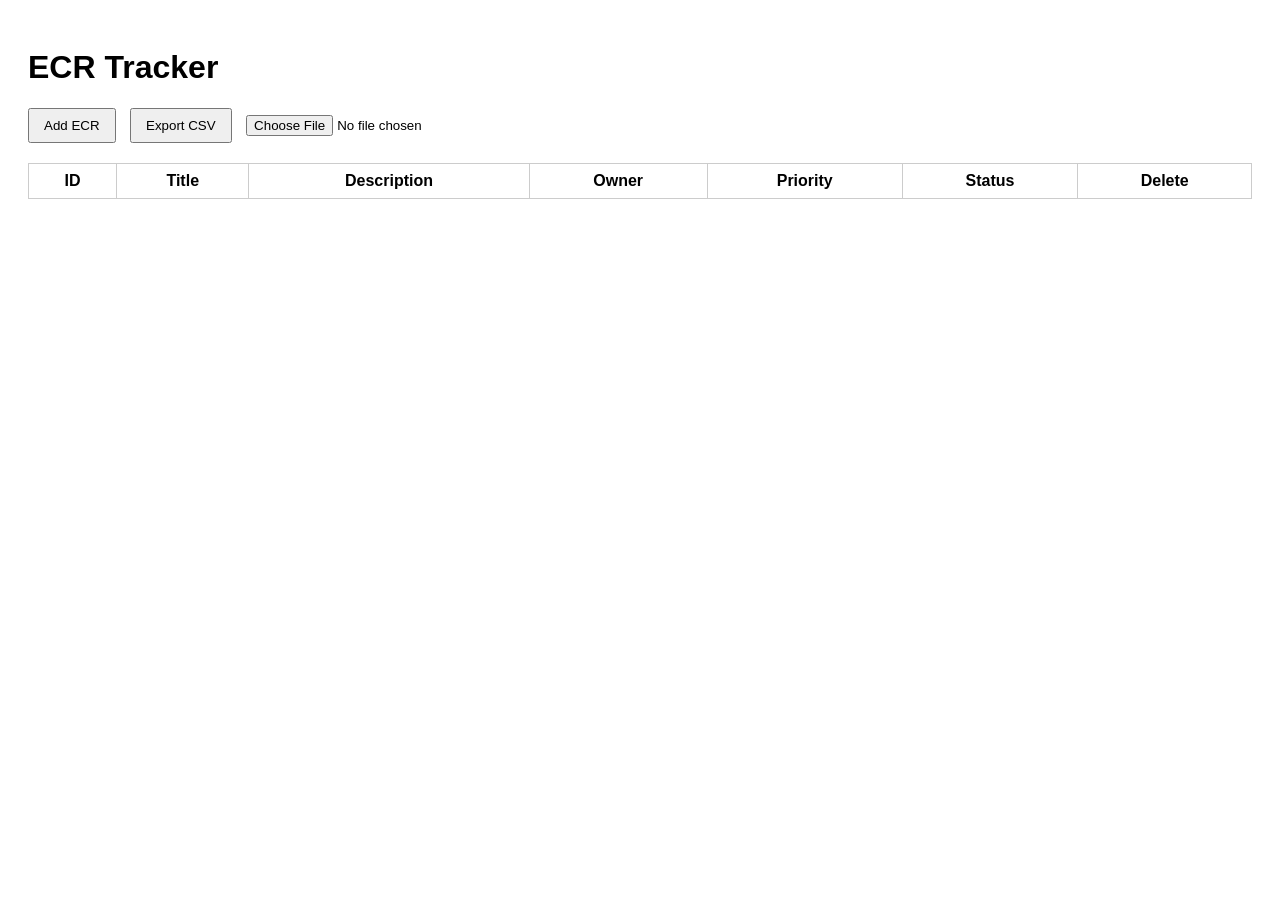
<file: ecr-tracker-project/index.html>
<!DOCTYPE html>
<html>
<head>
    <meta charset="UTF-8">
    <title>ECR Tracker</title>
    <link rel="stylesheet" href="style.css">
</head>
<body>
    <h1>ECR Tracker</h1>
    <div class="controls">
        <button onclick="addRow()">Add ECR</button>
        <button onclick="exportCSV()">Export CSV</button>
        <input type="file" id="csvInput" onchange="importCSV(event)">
    </div>

    <table id="ecrTable">
        <thead>
            <tr>
                <th>ID</th>
                <th>Title</th>
                <th>Description</th>
                <th>Owner</th>
                <th>Priority</th>
                <th>Status</th>
                <th>Delete</th>
            </tr>
        </thead>
        <tbody></tbody>
    </table>

    <script src="script.js"></script>
</body>
</html>
</file>
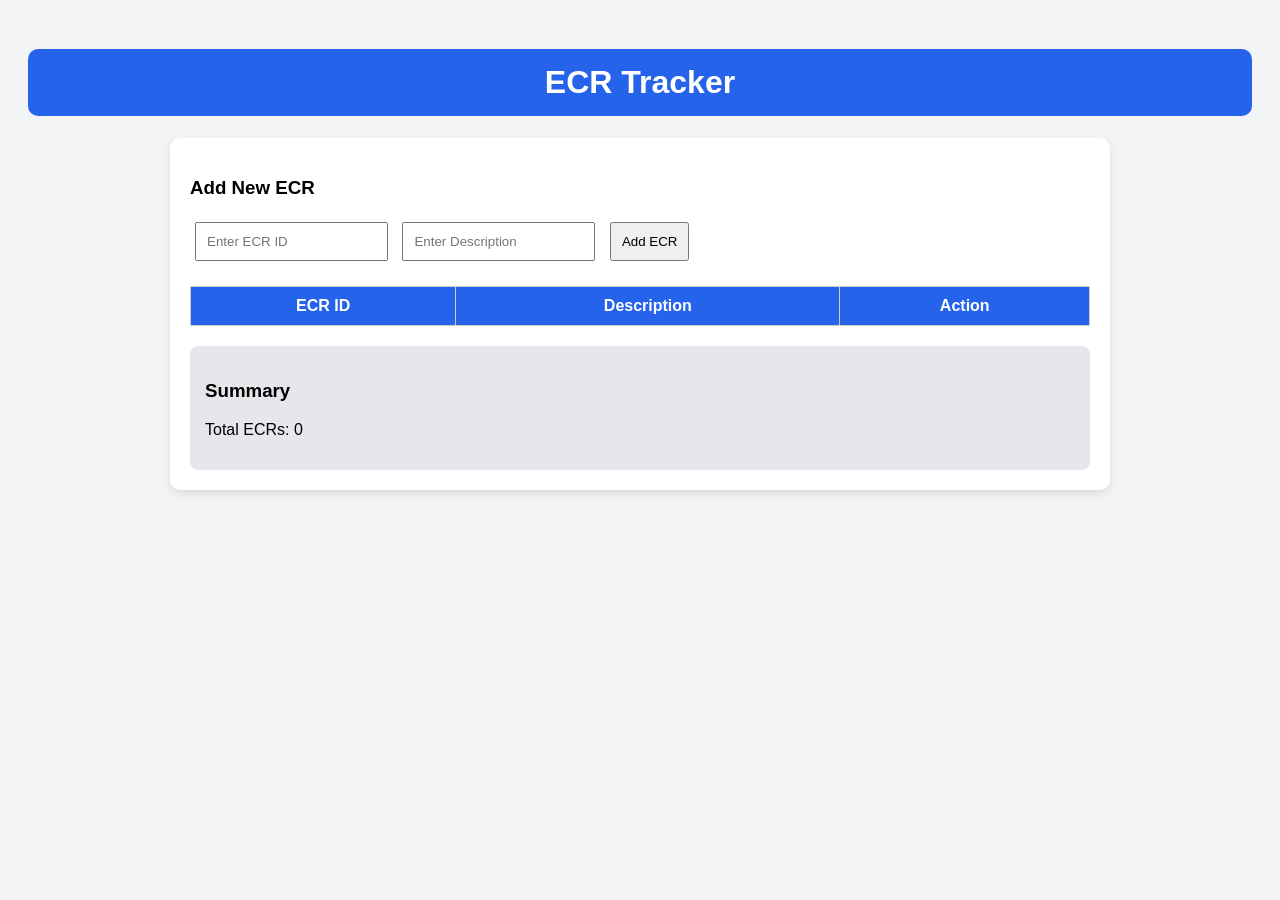
<file: 12.html>
<!DOCTYPE html>
<html lang="en">
<head>
  <meta charset="UTF-8" />
  <meta name="viewport" content="width=device-width, initial-scale=1.0" />
  <title>ECR Tracker</title>
  <style>
    body {
      font-family: Arial, sans-serif;
      background: #f3f4f6;
      padding: 20px;
    }
    h1 {
      text-align: center;
      background: #2563eb;
      color: white;
      padding: 15px;
      border-radius: 10px;
    }
    .container {
      max-width: 900px;
      margin: auto;
      background: white;
      padding: 20px;
      border-radius: 10px;
      box-shadow: 0 4px 10px rgba(0,0,0,0.1);
    }
    input, button {
      padding: 10px;
      margin: 5px;
    }
    table {
      width: 100%;
      border-collapse: collapse;
      margin-top: 20px;
    }
    th, td {
      padding: 10px;
      border: 1px solid #ccc;
      text-align: center;
    }
    th {
      background: #2563eb;
      color: white;
    }
    .delete-btn {
      background: red;
      color: white;
      border: none;
      padding: 6px 12px;
      border-radius: 5px;
      cursor: pointer;
    }
    .summary-box {
      margin-top: 20px;
      padding: 15px;
      background: #e5e7eb;
      border-radius: 8px;
    }
  </style>
</head>
<body>
  <h1>ECR Tracker</h1>

  <div class="container">

    <h3>Add New ECR</h3>
    <input type="text" id="ecrId" placeholder="Enter ECR ID">
    <input type="text" id="ecrDesc" placeholder="Enter Description">
    <button onclick="addECR()">Add ECR</button>

    <table id="ecrTable">
      <thead>
        <tr>
          <th>ECR ID</th>
          <th>Description</th>
          <th>Action</th>
        </tr>
      </thead>
      <tbody></tbody>
    </table>

    <div class="summary-box">
      <h3>Summary</h3>
      <p>Total ECRs: <span id="totalECR">0</span></p>
    </div>

  </div>

  <script>
    function addECR() {
      let id = document.getElementById("ecrId").value;
      let desc = document.getElementById("ecrDesc").value;
      if(id === "" || desc === ""){
        alert("Please enter both ID and description!");
        return;
      }

      let table = document.getElementById("ecrTable").querySelector("tbody");
      let row = document.createElement("tr");

      row.innerHTML = `
        <td>${id}</td>
        <td>${desc}</td>
        <td><button class="delete-btn" onclick="deleteRow(this)">Delete</button></td>
      `;

      table.appendChild(row);
      updateSummary();

      document.getElementById("ecrId").value = "";
      document.getElementById("ecrDesc").value = "";
    }

    function deleteRow(button) {
      button.parentElement.parentElement.remove();
      updateSummary();
    }

    function updateSummary(){
      let count = document.getElementById("ecrTable").querySelectorAll("tbody tr").length;
      document.getElementById("totalECR").innerText = count;
    }
  </script>

</body>
</html>
</file>
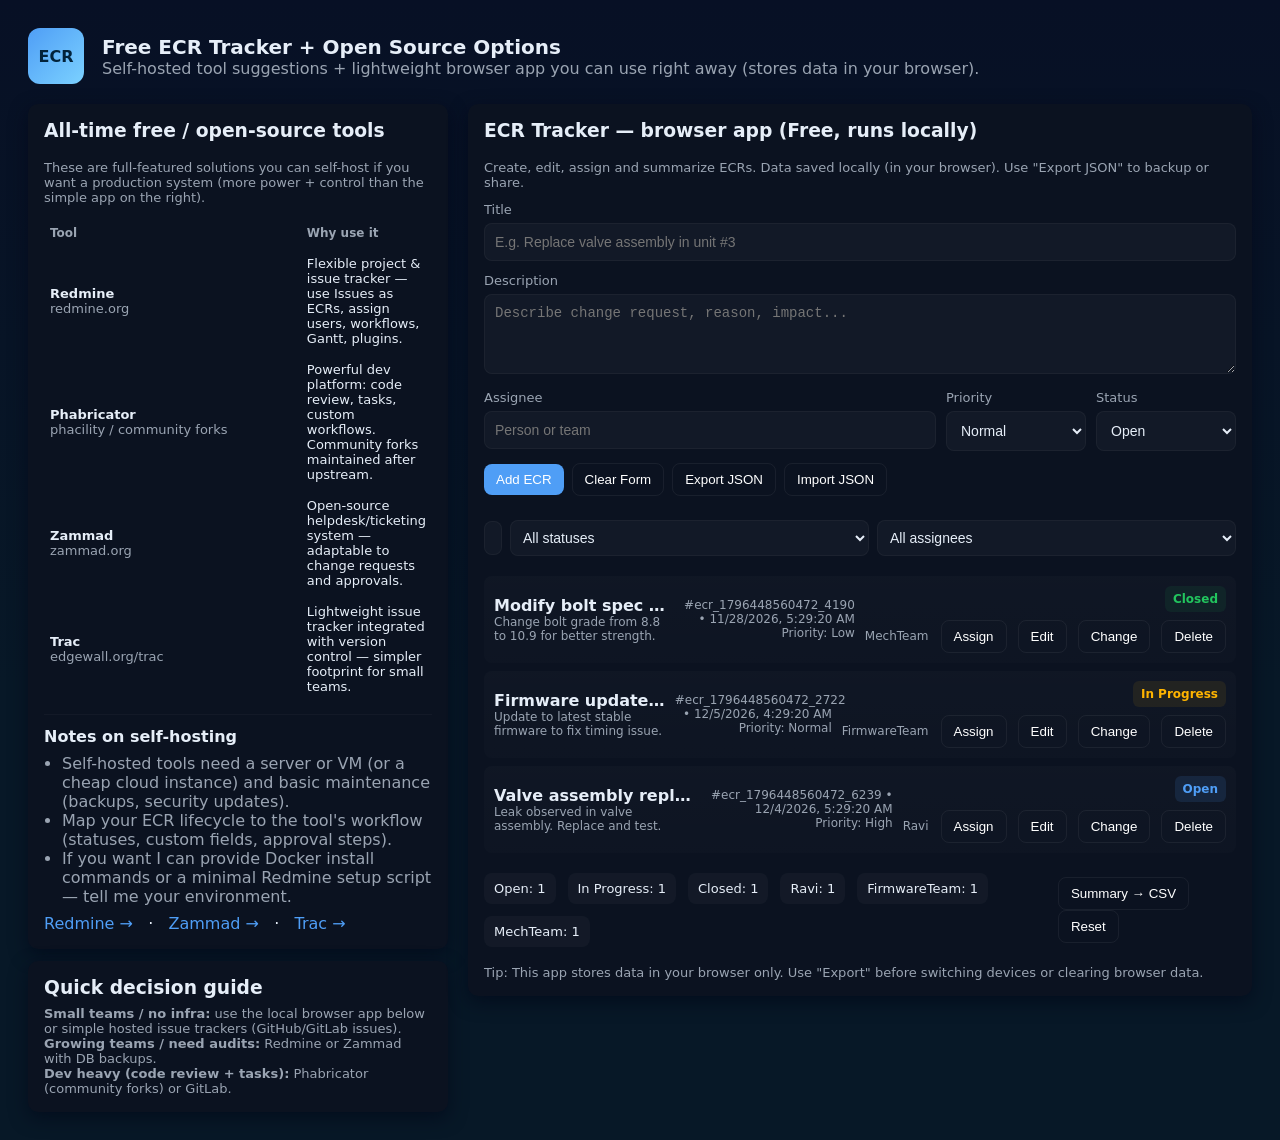
<file: ecr-tracker.html>
<!doctype html>
<html lang="en">
<head>
  <meta charset="utf-8" />
  <meta name="viewport" content="width=device-width,initial-scale=1" />
  <title>Free ECR Tracker + Open Source Options</title>
  <style>
    :root{
      --bg:#0f1724; --card:#0b1220; --muted:#9aa4b2; --accent:#4f9ef6;
      --success:#22c55e; --danger:#ef4444; --glass: rgba(255,255,255,0.03);
      --radius:10px;
      font-family: Inter, ui-sans-serif, system-ui, -apple-system, "Segoe UI", Roboto, "Helvetica Neue", Arial;
      color: #e6eef8;
    }
    *{box-sizing:border-box}
    body{
      margin:0; padding:28px; background:linear-gradient(180deg,#071025 0%, #071827 60%); min-height:100vh;
    }
    header{display:flex; gap:18px; align-items:center; margin-bottom:20px}
    h1{margin:0; font-size:20px}
    p.lead{margin:0; color:var(--muted)}
    .container{display:grid; grid-template-columns: 420px 1fr; gap:20px; align-items:start}
    .card{background:var(--card); border-radius:var(--radius); padding:16px; box-shadow:0 6px 18px rgba(2,6,23,0.6)}
    table{width:100%; border-collapse:collapse}
    th,td{padding:8px 6px; text-align:left; font-size:13px}
    th{color:var(--muted); font-weight:600; font-size:12px}
    a.link{color:var(--accent); text-decoration:none}
    .small{font-size:13px; color:var(--muted)}
    /* Tracker styles */
    .tracker {display:flex; flex-direction:column; gap:12px}
    label{display:block; font-size:13px; margin-bottom:6px; color:var(--muted)}
    input[type=text], select, textarea{
      width:100%; padding:10px; border-radius:8px; border:1px solid rgba(255,255,255,0.04);
      background:var(--glass); color:inherit; outline:none; font-size:14px;
    }
    textarea{min-height:80px; resize:vertical}
    .row{display:flex; gap:10px}
    .col{flex:1}
    .btn{display:inline-block; padding:8px 12px; border-radius:8px; cursor:pointer; background:var(--accent); color:#fff; border:none}
    .btn.ghost{background:transparent; border:1px solid rgba(255,255,255,0.06)}
    .list{margin-top:8px; display:grid; gap:8px}
    .item{background:linear-gradient(180deg, rgba(255,255,255,0.02), rgba(255,255,255,0.01)); padding:10px; border-radius:8px; display:flex; justify-content:space-between; gap:10px; align-items:center}
    .meta{font-size:12px; color:var(--muted)}
    .status{padding:6px 8px; border-radius:6px; font-weight:600; font-size:12px}
    .status.open{background:rgba(79,158,246,0.12); color:var(--accent)}
    .status.inprogress{background:rgba(255,191,0,0.08); color:#ffb400}
    .status.closed{background:rgba(34,197,94,0.08); color:var(--success)}
    .controls button{margin-left:6px}
    .summary{display:flex; gap:12px; flex-wrap:wrap}
    .badge{background:rgba(255,255,255,0.03); padding:8px 10px; border-radius:8px; font-size:13px}
    footer{margin-top:18px; color:var(--muted); font-size:13px}
    @media (max-width:980px){ .container{grid-template-columns:1fr} }
  </style>
</head>
<body>

<header>
  <div style="width:56px;height:56px;border-radius:12px;background:linear-gradient(135deg,var(--accent),#7bd1ff);display:flex;align-items:center;justify-content:center;font-weight:700;color:#02233b">ECR</div>
  <div>
    <h1>Free ECR Tracker + Open Source Options</h1>
    <p class="lead">Self-hosted tool suggestions + lightweight browser app you can use right away (stores data in your browser).</p>
  </div>
</header>

<div class="container">
  <!-- Left: OSS options -->
  <div>
    <div class="card">
      <h3 style="margin-top:0">All-time free / open-source tools</h3>
      <p class="small">These are full-featured solutions you can self-host if you want a production system (more power + control than the simple app on the right).</p>

      <table aria-label="tools">
        <thead>
          <tr><th>Tool</th><th style="width:1px">Why use it</th></tr>
        </thead>
        <tbody>
          <tr>
            <td><strong>Redmine</strong><div class="small">redmine.org</div></td>
            <td>Flexible project & issue tracker — use Issues as ECRs, assign users, workflows, Gantt, plugins.</td>
          </tr>
          <tr>
            <td><strong>Phabricator</strong><div class="small">phacility / community forks</div></td>
            <td>Powerful dev platform: code review, tasks, custom workflows. Community forks maintained after upstream.</td>
          </tr>
          <tr>
            <td><strong>Zammad</strong><div class="small">zammad.org</div></td>
            <td>Open-source helpdesk/ticketing system — adaptable to change requests and approvals.</td>
          </tr>
          <tr>
            <td><strong>Trac</strong><div class="small">edgewall.org/trac</div></td>
            <td>Lightweight issue tracker integrated with version control — simpler footprint for small teams.</td>
          </tr>
        </tbody>
      </table>

      <hr style="border:none;border-top:1px solid rgba(255,255,255,0.03);margin:12px 0" />

      <h4 style="margin:0 0 8px 0">Notes on self-hosting</h4>
      <ul style="color:var(--muted);padding-left:18px;margin:0 0 8px 0">
        <li>Self-hosted tools need a server or VM (or a cheap cloud instance) and basic maintenance (backups, security updates).</li>
        <li>Map your ECR lifecycle to the tool's workflow (statuses, custom fields, approval steps).</li>
        <li>If you want I can provide Docker install commands or a minimal Redmine setup script — tell me your environment.</li>
      </ul>

      <div style="margin-top:8px">
        <a class="link" href="https://www.redmine.org/" target="_blank" rel="noopener">Redmine →</a> &nbsp; · &nbsp;
        <a class="link" href="https://www.zammad.org/" target="_blank" rel="noopener">Zammad →</a> &nbsp; · &nbsp;
        <a class="link" href="https://edgewall.org/trac/" target="_blank" rel="noopener">Trac →</a>
      </div>
    </div>

    <div class="card" style="margin-top:12px">
      <h3 style="margin:0 0 8px 0">Quick decision guide</h3>
      <div class="small">
        <strong>Small teams / no infra:</strong> use the local browser app below or simple hosted issue trackers (GitHub/GitLab issues).<br/>
        <strong>Growing teams / need audits:</strong> Redmine or Zammad with DB backups.<br/>
        <strong>Dev heavy (code review + tasks):</strong> Phabricator (community forks) or GitLab.
      </div>
    </div>
  </div>

  <!-- Right: ECR Tracker App -->
  <div>
    <div class="card">
      <h3 style="margin-top:0">ECR Tracker — browser app (Free, runs locally)</h3>
      <div class="small">Create, edit, assign and summarize ECRs. Data saved locally (in your browser). Use "Export JSON" to backup or share.</div>

      <div style="margin-top:12px" class="tracker">
        <div>
          <label for="title">Title</label>
          <input id="title" type="text" placeholder="E.g. Replace valve assembly in unit #3" />
        </div>

        <div>
          <label for="desc">Description</label>
          <textarea id="desc" placeholder="Describe change request, reason, impact..."></textarea>
        </div>

        <div class="row">
          <div class="col">
            <label for="assignee">Assignee</label>
            <input id="assignee" type="text" placeholder="Person or team" />
          </div>
          <div style="width:140px">
            <label for="priority">Priority</label>
            <select id="priority">
              <option value="Low">Low</option>
              <option value="Normal" selected>Normal</option>
              <option value="High">High</option>
              <option value="Critical">Critical</option>
            </select>
          </div>
          <div style="width:140px">
            <label for="status">Status</label>
            <select id="status">
              <option value="Open">Open</option>
              <option value="In Progress">In Progress</option>
              <option value="Closed">Closed</option>
            </select>
          </div>
        </div>

        <div style="display:flex; gap:8px; align-items:center">
          <button id="addBtn" class="btn">Add ECR</button>
          <button id="clearBtn" class="btn ghost">Clear Form</button>
          <button id="exportBtn" class="btn ghost" title="Download JSON">Export JSON</button>
          <button id="importBtn" class="btn ghost" title="Load JSON">Import JSON</button>
          <input id="fileInput" type="file" accept="application/json" style="display:none" />
        </div>

        <div style="display:flex; gap:8px; margin-top:12px; align-items:center">
          <input id="search" type="text" placeholder="Search title / desc / assignee" style="flex:1;padding:8px;border-radius:8px;border:1px solid rgba(255,255,255,0.04);background:var(--glass)" />
          <select id="filterStatus" style="padding:8px;border-radius:8px;background:var(--glass);border:1px solid rgba(255,255,255,0.04)">
            <option value="">All statuses</option>
            <option>Open</option><option>In Progress</option><option>Closed</option>
          </select>
          <select id="filterAssignee" style="padding:8px;border-radius:8px;background:var(--glass);border:1px solid rgba(255,255,255,0.04)">
            <option value="">All assignees</option>
          </select>
        </div>

        <div class="list" id="list"></div>

        <div style="margin-top:8px; display:flex; justify-content:space-between; align-items:center; gap:12px">
          <div class="summary" id="summary"></div>
          <div>
            <button id="exportCsv" class="btn ghost">Summary → CSV</button>
            <button id="resetStorage" class="btn ghost" title="Delete all ECRs">Reset</button>
          </div>
        </div>

      </div>

      <footer>
        Tip: This app stores data in your browser only. Use "Export" before switching devices or clearing browser data.
      </footer>
    </div>
  </div>
</div>

<script>
/* Simple ECR tracker using localStorage
   Features:
   - Add / Edit ECR (title, desc, assignee, priority, status, createdAt, id)
   - Change status & assign
   - Search & filter
   - Summary counts and CSV export
   - Export / Import JSON
*/
(function(){
  const qs = sel => document.querySelector(sel);
  const $title = qs('#title'), $desc = qs('#desc'), $assignee = qs('#assignee'), $priority = qs('#priority'), $status = qs('#status');
  const $addBtn = qs('#addBtn'), $clearBtn = qs('#clearBtn'), $list = qs('#list'), $search = qs('#search');
  const $filterStatus = qs('#filterStatus'), $filterAssignee = qs('#filterAssignee');
  const $summary = qs('#summary'), $exportBtn = qs('#exportBtn'), $fileInput = qs('#fileInput'), $importBtn = qs('#importBtn');
  const $exportCsv = qs('#exportCsv'), $resetStorage = qs('#resetStorage');

  const STORAGE_KEY = 'ecr_tracker_items_v1';
  let editingId = null;

  function load() {
    try {
      const raw = localStorage.getItem(STORAGE_KEY);
      return raw ? JSON.parse(raw) : [];
    } catch(e){ return []; }
  }
  function save(items){ localStorage.setItem(STORAGE_KEY, JSON.stringify(items)); }
  function uid(){ return 'ecr_' + Date.now() + '_' + Math.floor(Math.random()*9000+1000); }

  function renderList(){
    const items = load();
    const q = $search.value.trim().toLowerCase();
    const statusFilter = $filterStatus.value;
    const assigneeFilter = $filterAssignee.value;
    $list.innerHTML = '';
    const assignees = new Set();
    let visible = 0;
    items.slice().reverse().forEach(item=>{
      assignees.add(item.assignee || '');
      if(statusFilter && item.status !== statusFilter) return;
      if(assigneeFilter && item.assignee !== assigneeFilter) return;
      if(q && !(
        (item.title||'').toLowerCase().includes(q) ||
        (item.description||'').toLowerCase().includes(q) ||
        (item.assignee||'').toLowerCase().includes(q)
      )) return;

      visible++;
      const div = document.createElement('div');
      div.className = 'item';
      div.innerHTML = `
        <div style="flex:1;min-width:0">
          <div style="display:flex;gap:8px;align-items:center;justify-content:space-between">
            <div style="min-width:0">
              <div style="font-weight:700;white-space:nowrap;overflow:hidden;text-overflow:ellipsis">${escapeHtml(item.title)}</div>
              <div class="meta">${escapeHtml(item.description || '').slice(0,120)}${(item.description||'').length>120?'…':''}</div>
            </div>
            <div style="text-align:right;min-width:150px">
              <div class="meta">#${item.id} • ${new Date(item.createdAt).toLocaleString()}</div>
              <div class="meta">Priority: ${escapeHtml(item.priority||'')}</div>
            </div>
          </div>
        </div>
        <div style="display:flex;flex-direction:column;align-items:flex-end;gap:8px">
          <div style="display:flex;align-items:center;gap:8px">
            <div class="status ${statusClass(item.status)}">${escapeHtml(item.status)}</div>
          </div>
          <div style="display:flex;gap:6px;align-items:center">
            <div class="meta">${escapeHtml(item.assignee || 'Unassigned')}</div>
            <div class="controls">
              <button class="btn ghost" data-action="assign" data-id="${item.id}">Assign</button>
              <button class="btn ghost" data-action="edit" data-id="${item.id}">Edit</button>
              <button class="btn ghost" data-action="status" data-id="${item.id}">Change</button>
              <button class="btn ghost" data-action="delete" data-id="${item.id}">Delete</button>
            </div>
          </div>
        </div>
      `;
      $list.appendChild(div);
    });

    // populate assignee filter
    const currentAssignees = Array.from(load().reduce((s,it)=>{ s.add(it.assignee||''); return s}, new Set())).filter(a=>a!=='');
    $filterAssignee.innerHTML = '<option value="">All assignees</option>';
    currentAssignees.forEach(a=>{
      const opt = document.createElement('option'); opt.value = a; opt.textContent = a; $filterAssignee.appendChild(opt);
    });

    if(visible===0) $list.innerHTML = '<div class="meta">No ECRs to show. Add one using the form above.</div>';

    renderSummary();
  }

  function renderSummary(){
    const items = load();
    const counts = items.reduce((acc,it)=>{
      acc.status[it.status] = (acc.status[it.status]||0)+1;
      acc.assignee[it.assignee||'Unassigned'] = (acc.assignee[it.assignee||'Unassigned']||0)+1;
      return acc;
    }, {status:{}, assignee:{}});
    $summary.innerHTML = '';
    // status badges
    for(const s of Object.keys(counts.status)){
      const el = document.createElement('div'); el.className='badge'; el.textContent = s + ': ' + counts.status[s];
      $summary.appendChild(el);
    }
    // top assignees
    const assigneeEntries = Object.entries(counts.assignee).sort((a,b)=>b[1]-a[1]).slice(0,4);
    assigneeEntries.forEach(([a,c])=>{
      const el = document.createElement('div'); el.className='badge'; el.textContent = (a||'Unassigned') + ': ' + c;
      $summary.appendChild(el);
    });
  }

  function statusClass(status){
    if(!status) return '';
    const s = status.toLowerCase().replace(/\s+/g,'');
    if(s.includes('open')) return 'open';
    if(s.includes('progress')) return 'inprogress';
    if(s.includes('close')) return 'closed';
    return '';
  }

  function addEcr(){
    const title = $title.value.trim();
    if(!title){ alert('Enter title'); $title.focus(); return; }
    const items = load();
    if(editingId){
      const idx = items.findIndex(it=>it.id===editingId);
      if(idx>=0){
        items[idx].title = title;
        items[idx].description = $desc.value.trim();
        items[idx].assignee = $assignee.value.trim();
        items[idx].priority = $priority.value;
        items[idx].status = $status.value;
        items[idx].updatedAt = Date.now();
        save(items);
        editingId = null;
        $addBtn.textContent = 'Add ECR';
      }
    } else {
      const item = {
        id: uid(),
        title,
        description: $desc.value.trim(),
        assignee: $assignee.value.trim(),
        priority: $priority.value,
        status: $status.value,
        createdAt: Date.now()
      };
      items.push(item);
      save(items);
    }
    clearForm();
    renderList();
  }

  function clearForm(){
    $title.value = '';
    $desc.value = '';
    $assignee.value = '';
    $priority.value = 'Normal';
    $status.value = 'Open';
    editingId = null;
    $addBtn.textContent = 'Add ECR';
  }

  function escapeHtml(s){
    return (s||'').toString().replace(/[&<>"']/g, function(m){
      return {'&':'&amp;','<':'&lt;','>':'&gt;','"':'&quot;', "'":'&#39;'}[m];
    });
  }

  // click actions
  $list.addEventListener('click', function(e){
    const btn = e.target.closest('button[data-action]');
    if(!btn) return;
    const id = btn.dataset.id;
    const action = btn.dataset.action;
    const items = load();
    const idx = items.findIndex(it=>it.id===id);
    if(idx<0) return;
    if(action === 'edit'){
      const it = items[idx];
      editingId = it.id;
      $title.value = it.title;
      $desc.value = it.description || '';
      $assignee.value = it.assignee || '';
      $priority.value = it.priority || 'Normal';
      $status.value = it.status || 'Open';
      $addBtn.textContent = 'Save Changes';
      window.scrollTo({top:0, behavior:'smooth'});
    } else if(action === 'delete'){
      if(!confirm('Delete this ECR?')) return;
      items.splice(idx,1); save(items); renderList();
    } else if(action === 'assign'){
      const newAssignee = prompt('Assign to (enter name/team):', items[idx].assignee || '');
      if(newAssignee !== null){
        items[idx].assignee = newAssignee.trim();
        items[idx].updatedAt = Date.now();
        save(items); renderList();
      }
    } else if(action === 'status'){
      const newStatus = prompt('Set status (Open / In Progress / Closed):', items[idx].status || 'Open');
      if(newStatus !== null && newStatus.trim()!==''){
        items[idx].status = newStatus.trim();
        items[idx].updatedAt = Date.now();
        save(items); renderList();
      }
    }
  });

  // search / filters
  [$search, $filterStatus, $filterAssignee].forEach(el => el.addEventListener('input', renderList));

  $addBtn.addEventListener('click', addEcr);
  $clearBtn.addEventListener('click', function(){ if(confirm('Clear form?')) clearForm(); });

  // export/import JSON
  $exportBtn.addEventListener('click', function(){
    const data = load();
    const blob = new Blob([JSON.stringify(data, null, 2)], {type:'application/json'});
    const url = URL.createObjectURL(blob);
    const a = document.createElement('a'); a.href = url; a.download = 'ecr-export-' + (new Date()).toISOString().slice(0,19).replace(/[:T]/g,'-') + '.json';
    document.body.appendChild(a); a.click(); a.remove(); URL.revokeObjectURL(url);
  });

  $importBtn.addEventListener('click', function(){ $fileInput.click(); });
  $fileInput.addEventListener('change', function(e){
    const f = e.target.files[0];
    if(!f) return;
    const reader = new FileReader();
    reader.onload = function(ev){
      try{
        const parsed = JSON.parse(ev.target.result);
        if(!Array.isArray(parsed)) throw new Error('Invalid format');
        // merge or replace? we'll ask
        if(confirm('Replace existing ECRs with imported data? Cancel to append.')) {
          save(parsed);
        } else {
          const current = load();
          const merged = current.concat(parsed);
          save(merged);
        }
        renderList();
        alert('Import successful');
      }catch(err){
        alert('Import failed: ' + err.message);
      }
    };
    reader.readAsText(f);
    e.target.value = '';
  });

  // export summary CSV (simple)
  $exportCsv.addEventListener('click', function(){
    const items = load();
    if(items.length===0){ alert('No items to export'); return; }
    const rows = [['ID','Title','Assignee','Status','Priority','CreatedAt','Description']];
    items.forEach(it => rows.push([it.id, it.title, it.assignee||'', it.status, it.priority, new Date(it.createdAt).toLocaleString(), it.description.replace(/\r?\n/g,' ')]));
    const csv = rows.map(r => r.map(cell => '"' + (''+cell).replace(/"/g,'""') + '"').join(',')).join('\n');
    const blob = new Blob([csv], {type:'text/csv'}); const url = URL.createObjectURL(blob);
    const a = document.createElement('a'); a.href = url; a.download = 'ecr-summary.csv'; document.body.appendChild(a); a.click(); a.remove(); URL.revokeObjectURL(url);
  });

  $resetStorage.addEventListener('click', function(){
    if(!confirm('This will delete ALL ECRs stored in this browser. Are you sure?')) return;
    localStorage.removeItem(STORAGE_KEY); renderList();
  });

  // helper to set initial demo data if none exists (optional)
  (function ensureDemo(){
    const items = load();
    if(items.length===0){
      const demo = [
        { id: uid(), title: 'Valve assembly replacement - Unit 3', description: 'Leak observed in valve assembly. Replace and test.', assignee:'Ravi', priority:'High', status:'Open', createdAt: Date.now()-86400000 },
        { id: uid(), title: 'Firmware update request - Controller A', description: 'Update to latest stable firmware to fix timing issue.', assignee:'FirmwareTeam', priority:'Normal', status:'In Progress', createdAt: Date.now()-3600000 },
        { id: uid(), title: 'Modify bolt spec for bracket', description: 'Change bolt grade from 8.8 to 10.9 for better strength.', assignee:'MechTeam', priority:'Low', status:'Closed', createdAt: Date.now()-604800000 }
      ];
      save(demo);
    }
  })();

  // initial render
  renderList();

})();
</script>

</body>
</html>
</file>
<file: ecr-tracker-project/style.css>
body { font-family: Arial; padding: 20px; }
table { width: 100%; border-collapse: collapse; margin-top: 20px; }
th, td { border: 1px solid #ccc; padding: 8px; }
td[contenteditable="true"] { background: #f8f8f8; }
button { padding: 8px 14px; margin-right: 10px; }
</file>
